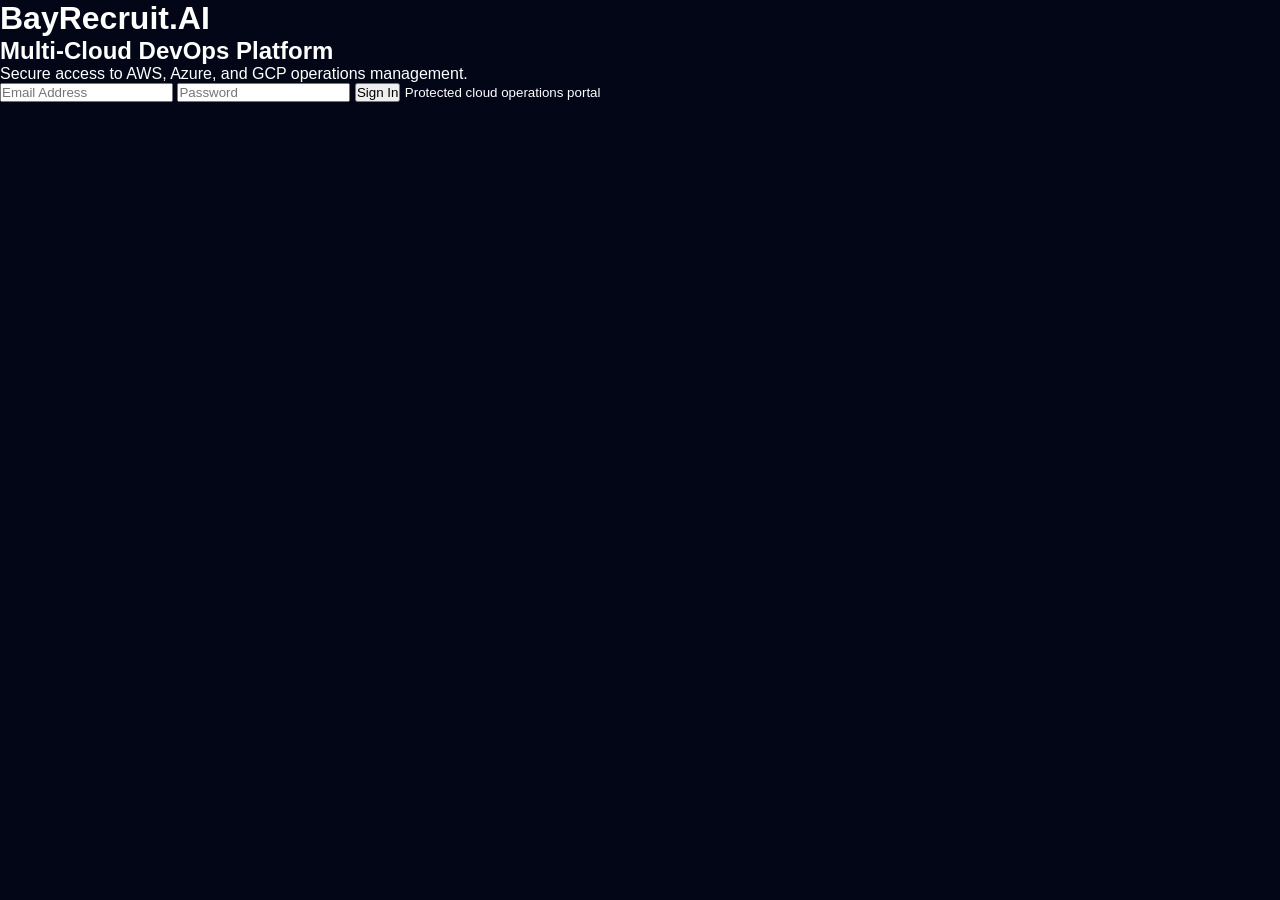
<file: frontend/index.html>
<!DOCTYPE html>
<html lang="en">
<head>
  <meta charset="UTF-8">
  <meta name="viewport" content="width=device-width, initial-scale=1.0">
  <title>BayRecruit Multi-Cloud Platform</title>
  <link rel="stylesheet" href="style.css">
</head>

<body onload="loadDashboard()">

  <header class="top-nav">
    <div>
      <h1>BayRecruit.AI</h1>
      <p>Multi-Cloud DevOps Platform</p>
    </div>

    <nav>
      <a href="#dashboard">Dashboard</a>
      <a href="#cloud">Cloud Infrastructure</a>
      <a href="#operations">Operations</a>
      <a href="#ai">AI Assistant</a>
    </nav>

    <div>
      <span class="live-badge">Live</span>
      <button onclick="logout()">Logout</button>
    </div>
  </header>

  <main class="container" id="dashboard">

    <section class="hero">
      <h2>Business-Oriented Multi-Cloud Operations Dashboard</h2>
      <h3 id="companyName">Company Dashboard</h3>
      <p>Monitor AWS, Azure, and GCP operations from one central platform.</p>
    </section>

    <section class="panel">
      <h2>Login Activity</h2>
      <p id="loginInfo">Login details will appear here.</p>
    </section>

    <section class="panel" id="adminMonitoring">
      <h2>Admin Real-Time Monitoring</h2>
      <p>Platform-wide monitoring for all client logins, risks, costs, and activity.</p>

      <div class="cards">
        <div class="card">
          <h3>Currently Online</h3>
          <p id="onlineUsers">0</p>
        </div>

        <div class="card">
          <h3>Failed Logins</h3>
          <p id="failedLogins">0</p>
        </div>

        <div class="card">
          <h3>High Cost Alerts</h3>
          <p id="highCostAlerts">0</p>
        </div>

        <div class="card">
          <h3>Inactive Clients</h3>
          <p id="inactiveClients">0</p>
        </div>
      </div>
    </section>

    <section class="cards">

      <div class="card">
        <h3>Active Clients</h3>
        <p id="activeClients">24</p>
      </div>

      <div class="card">
        <h3>Cloud Resources</h3>
        <p id="cloudResources">128</p>
      </div>

      <div class="card">
        <h3>Open Tasks</h3>
        <p id="openTasks">17</p>
      </div>

      <div class="card">
        <h3>Monthly Cost</h3>
        <p id="monthlyCost">$4.2K</p>
      </div>

    </section>

    <section class="panel" id="cloud">
      <h2>Cloud Infrastructure</h2>

      <div class="cloud-grid">
        <div class="cloud-box">
          <h3>AWS</h3>
          <p>ECS Fargate, DynamoDB, CloudWatch</p>
        </div>

        <div class="cloud-box">
          <h3>Azure</h3>
          <p>Entra ID, RBAC, Authentication</p>
        </div>

        <div class="cloud-box">
          <h3>GCP</h3>
          <p>Cloud Storage, Report Snapshots</p>
        </div>
      </div>
    </section>
    <section class="panel">
  <h2>Client Management</h2>

  <table>
    <tr>
      <th>Client ID</th>
      <th>Client Name</th>
      <th>Industry</th>
      <th>Primary Cloud</th>
      <th>Status</th>
    </tr>

    <tr>
      <td>BR001</td>
      <td>BayRecruit</td>
      <td>Technology Services</td>
      <td>AWS</td>
      <td>Active</td>
    </tr>

    <tr>
      <td>BR002</td>
      <td>CottonKapua</td>
      <td>Cloud Consulting</td>
      <td>Azure</td>
      <td>Active</td>
    </tr>

    <tr>
      <td>BR003</td>
      <td>Pacific Retail Group</td>
      <td>Retail</td>
      <td>GCP</td>
      <td>Onboarding</td>
    </tr>
  </table>
</section>

    <section class="panel" id="operations">
      <h2>Recent Operations</h2>

      <table>
        <tr>
          <th>Task</th>
          <th>Cloud</th>
          <th>Status</th>
        </tr>
        <tr>
          <td>Frontend Deployment</td>
          <td>AWS</td>
          <td>Success</td>
        </tr>
        <tr>
          <td>RBAC Access Demo</td>
          <td>Azure</td>
          <td>Ready</td>
        </tr>
        <tr>
          <td>Report Storage</td>
          <td>GCP</td>
          <td>Planned</td>
        </tr>
      </table>
    </section>

    <section class="panel" id="ai">
      <h2>AI Cloud Assistant</h2>
      <p id="aiText">AI Recommendation: Review unused resources to reduce cloud cost.</p>
      <button onclick="generateInsight()">Generate AI Insight</button>
    </section>

  </main>

  <script src="script.js"></script>
</body>
</html>
</file>
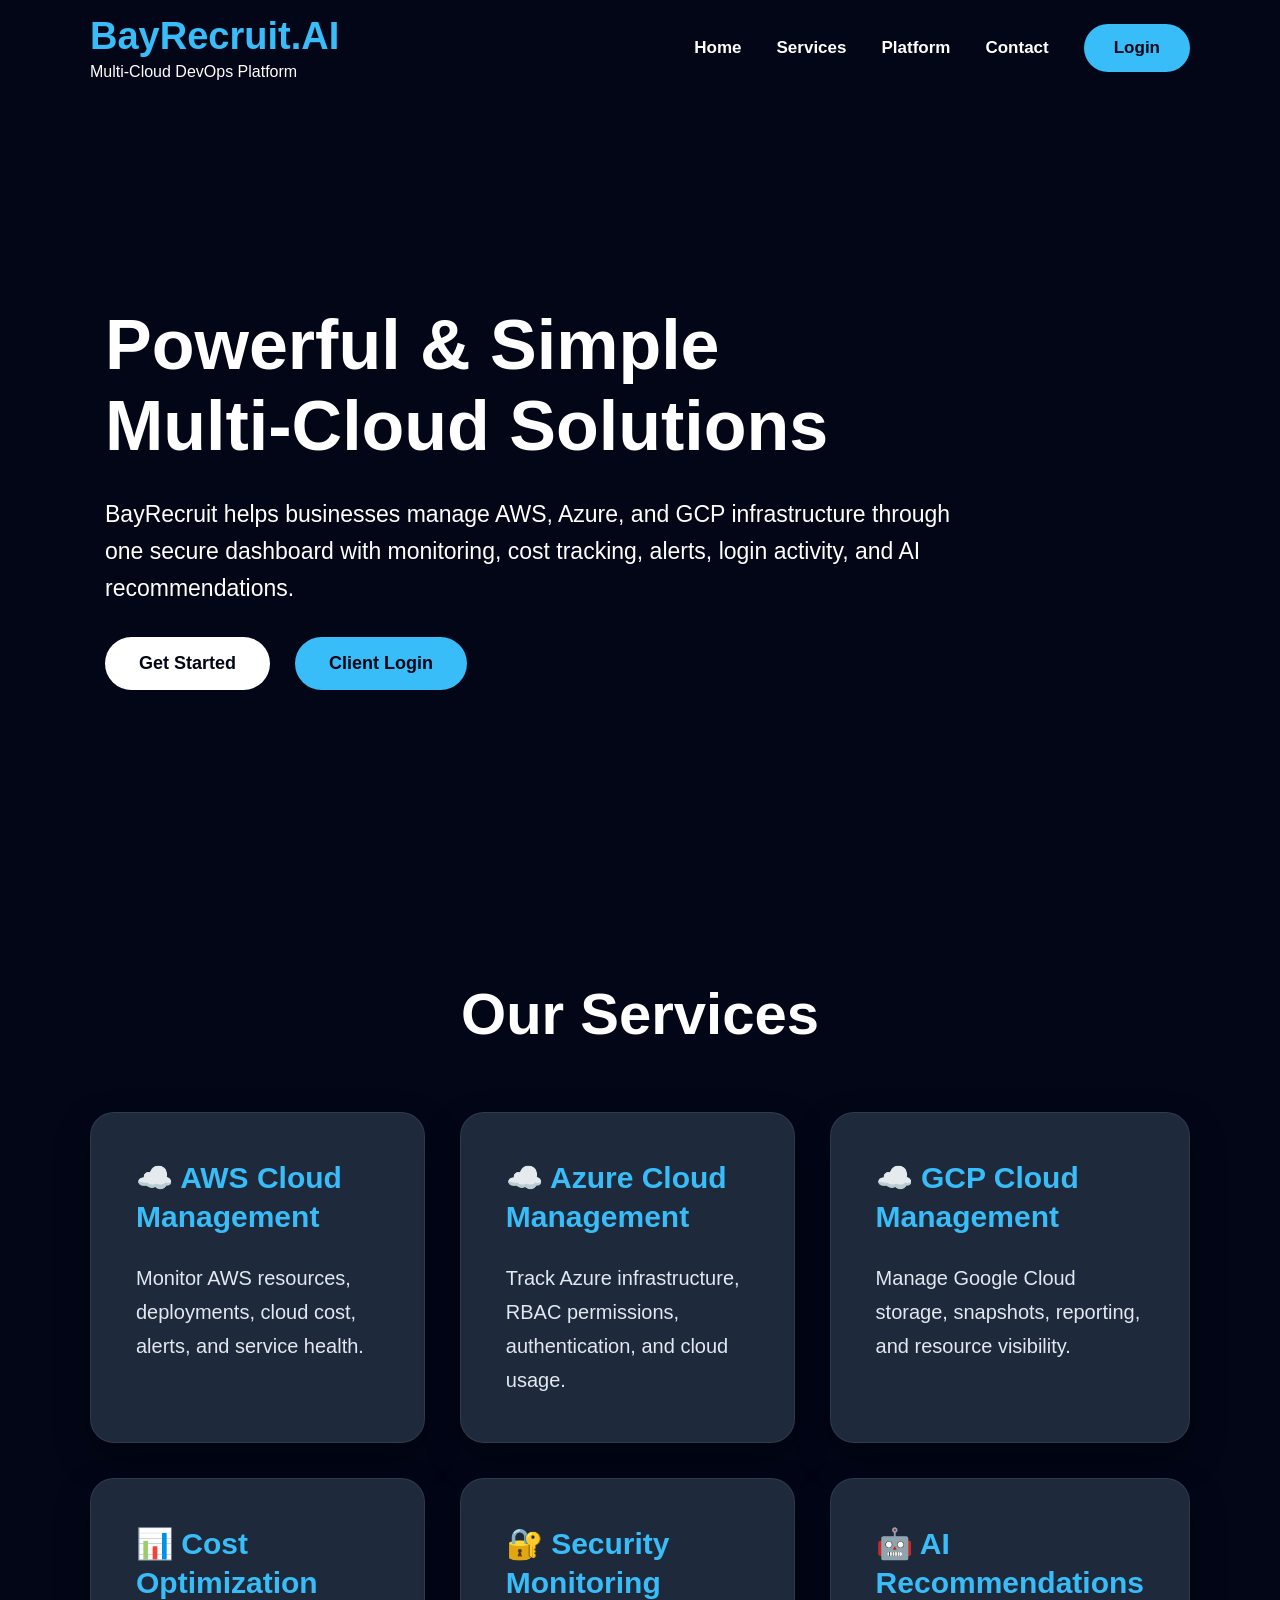
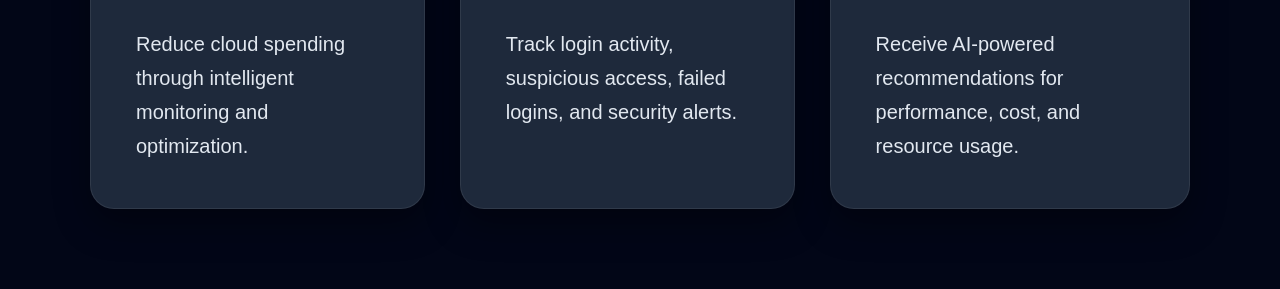
<file: frontend/home.html>
<!DOCTYPE html>
<html>
<head>
    <title>BayRecruit.AI</title>
    <link rel="stylesheet" href="home.css">
</head>
<body>

<header>
    <div class="logo">
        <h1>BayRecruit.AI</h1>
        <p>Multi-Cloud DevOps Platform</p>
    </div>

    <nav>
        <a href="home.html">Home</a>
        <a href="#services">Services</a>
        <a href="index.html">Platform</a>
        <a href="#contact">Contact</a>
        <a href="login.html" class="login-btn">Login</a>
    </nav>
</header>

<section class="hero">
    <div class="hero-content">
        <h2>Powerful & Simple<br>Multi-Cloud Solutions</h2>

        <p>
            BayRecruit helps businesses manage AWS, Azure, and GCP infrastructure
            through one secure dashboard with monitoring, cost tracking, alerts,
            login activity, and AI recommendations.
        </p>

        <div class="hero-buttons">
            <a href="#services" class="btn white-btn">Get Started</a>
            <a href="login.html" class="btn blue-btn">Client Login</a>
        </div>
    </div>
</section>

<section id="services" class="services-section">
    <h2>Our Services</h2>

    <div class="services-grid">

        <div class="service-card">
            <h3>☁️ AWS Cloud Management</h3>
            <p>Monitor AWS resources, deployments, cloud cost, alerts, and service health.</p>
        </div>

        <div class="service-card">
            <h3>☁️ Azure Cloud Management</h3>
            <p>Track Azure infrastructure, RBAC permissions, authentication, and cloud usage.</p>
        </div>

        <div class="service-card">
            <h3>☁️ GCP Cloud Management</h3>
            <p>Manage Google Cloud storage, snapshots, reporting, and resource visibility.</p>
        </div>

        <div class="service-card">
            <h3>📊 Cost Optimization</h3>
            <p>Reduce cloud spending through intelligent monitoring and optimization.</p>
        </div>

        <div class="service-card">
            <h3>🔐 Security Monitoring</h3>
            <p>Track login activity, suspicious access, failed logins, and security alerts.</p>
        </div>

        <div class="service-card">
            <h3>🤖 AI Recommendations</h3>
            <p>Receive AI-powered recommendations for performance, cost, and resource usage.</p>
        </div>

    </div>
</section>

</body>
</html>
</file>
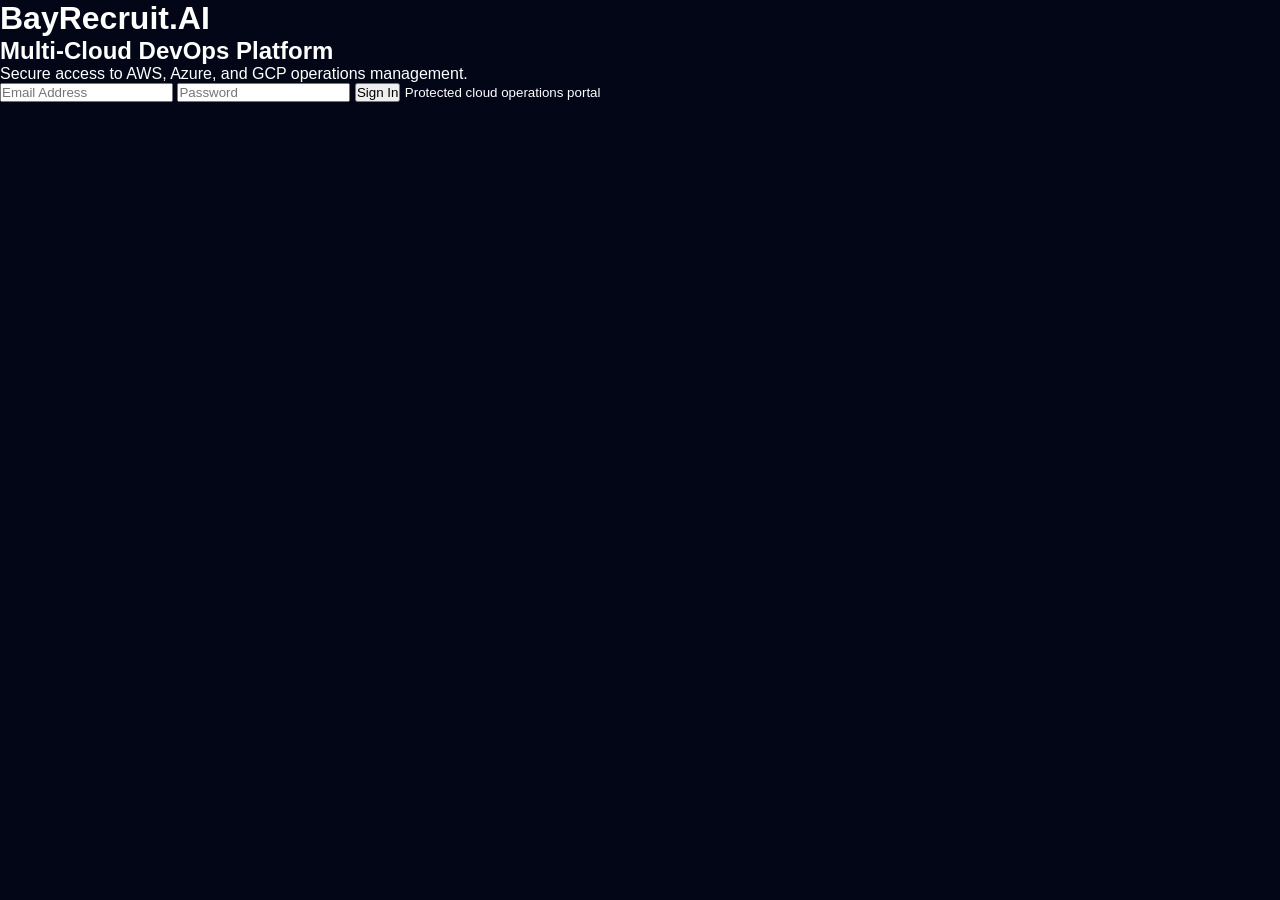
<file: frontend/login.html>
<!DOCTYPE html>
<html>
<head>
    <title>BayRecruit Login</title>
    <link rel="stylesheet" href="login.css">
</head>

<body>

    <div class="login-container">

        <div class="login-card">

            <h1>BayRecruit.AI</h1>

            <h2>Multi-Cloud DevOps Platform</h2>

            <p>
                Secure access to AWS, Azure, and GCP operations management.
            </p>

            <input type="email" placeholder="Email Address">

            <input type="password" placeholder="Password">

            <button onclick="window.location.href='index.html'">
                Sign In
            </button>

            <small>
                Protected cloud operations portal
            </small>

        </div>

    </div>

</body>
</html>
</file>
<file: frontend/style.css>
* {
    margin: 0;
    padding: 0;
    box-sizing: border-box;
}

body {
    font-family: Arial, sans-serif;
}

/* HOME PAGE */

.home-page {
    background: #020617;
}

.home-header {
    height: 90px;
    padding: 0 80px;
    display: flex;
    justify-content: space-between;
    align-items: center;
    background: #020617;
    position: fixed;
    width: 100%;
    top: 0;
    z-index: 1000;
}

.logo h2 {
    color: #38bdf8;
    font-size: 42px;
}

.logo p {
    color: white;
    margin-top: 5px;
}

.home-header nav a {
    color: white;
    text-decoration: none;
    margin-left: 30px;
    font-size: 16px;
}

.login-link {
    background: #38bdf8;
    color: #020617 !important;
    padding: 12px 25px;
    border-radius: 30px;
    font-weight: bold;
}

.home-hero {
    min-height: 100vh;
    background:
    linear-gradient(rgba(2,6,23,.75),rgba(2,6,23,.85)),
    url("https://images.unsplash.com/photo-1486406146926-c627a92ad1ab");
    background-size: cover;
    background-position: center;
    display: flex;
    align-items: center;
    padding: 120px 90px 80px;
}

.hero-content {
    max-width: 700px;
}

.hero-content h1 {
    color: white;
    font-size: 72px;
    line-height: 1.1;
    margin-bottom: 30px;
}

.hero-content p {
    color: #e2e8f0;
    font-size: 22px;
    line-height: 1.8;
    margin-bottom: 35px;
}

.primary-btn,
.secondary-btn {
    text-decoration: none;
    padding: 15px 35px;
    border-radius: 30px;
    font-weight: bold;
    margin-right: 15px;
}

.primary-btn {
    background: white;
    color: #020617;
}

.secondary-btn {
    background: #38bdf8;
    color: #020617;
}

/* SERVICES */

.services-section {
    background: #020617;
    padding: 100px 80px;
}

.services-section h2 {
    color: white;
    text-align: center;
    font-size: 48px;
    margin-bottom: 60px;
}

.services-grid {
    display: grid;
    grid-template-columns: repeat(3,1fr);
    gap: 30px;
}

.service-card {
    background: #1e293b;
    padding: 35px;
    border-radius: 20px;
    border: 1px solid rgba(255,255,255,.08);
    box-shadow: 0 10px 30px rgba(0,0,0,.25);
}

.service-card h3 {
    color: #38bdf8;
    margin-bottom: 20px;
    font-size: 28px;
}

.service-card p {
    color: #cbd5e1;
    line-height: 1.8;
    font-size: 17px;
}

/* PLATFORM */

.platform-section {
    background: #0f172a;
    padding: 100px 80px;
}

.platform-section h2 {
    text-align: center;
    color: white;
    font-size: 48px;
    margin-bottom: 60px;
}

.platform-grid {
    display: grid;
    grid-template-columns: repeat(3,1fr);
    gap: 25px;
}

.platform-grid div {
    background: #1e293b;
    color: white;
    padding: 30px;
    border-radius: 18px;
    border-left: 5px solid #38bdf8;
    font-weight: bold;
    text-align: center;
}

/* FOOTER */

.home-footer {
    background: #020617;
    color: white;
    text-align: center;
    padding: 60px;
}

.home-footer h2 {
    color: #38bdf8;
    margin-bottom: 15px;
}

.home-footer p {
    margin-bottom: 10px;
}

/* LOGIN PAGE */

.login-box {
    width: 450px;
    margin: 120px auto;
    background: white;
    padding: 45px;
    border-radius: 20px;
    box-shadow: 0 10px 30px rgba(0,0,0,.15);
}

.login-box h1 {
    text-align: center;
    margin-bottom: 10px;
}

.login-box h3 {
    text-align: center;
    color: #2563eb;
    margin-bottom: 20px;
}

.login-box input {
    width: 100%;
    padding: 14px;
    margin-bottom: 15px;
    border: 1px solid #dbe2ea;
    border-radius: 8px;
}

.login-box button {
    width: 100%;
    padding: 14px;
    background: #2563eb;
    color: white;
    border: none;
    border-radius: 8px;
    cursor: pointer;
}
</file>
<file: frontend/home.css>
* {
    margin: 0;
    padding: 0;
    box-sizing: border-box;
}

body {
    font-family: Arial, Helvetica, sans-serif;
    background: #020617;
    color: white;
}

header {
    height: 95px;
    padding: 18px 90px;
    background: #020617;
    display: flex;
    justify-content: space-between;
    align-items: center;
}

.logo h1 {
    color: #38bdf8;
    font-size: 38px;
}

.logo p {
    font-size: 16px;
    margin-top: 5px;
}

nav {
    display: flex;
    align-items: center;
    gap: 35px;
}

nav a {
    color: white;
    text-decoration: none;
    font-size: 17px;
    font-weight: bold;
}

nav a:hover {
    color: #38bdf8;
}

.login-btn {
    background: #38bdf8;
    color: #020617;
    padding: 14px 30px;
    border-radius: 30px;
}

.hero {
    height: calc(100vh - 95px);
    background:
        linear-gradient(rgba(2, 6, 23, 0.25), rgba(2, 6, 23, 0.85)),
        url("https://images.unsplash.com/photo-1486406146926-c627a92ad1ab?auto=format&fit=crop&w=1800&q=80");
    background-size: cover;
    background-position: center;
    display: flex;
    align-items: center;
}

.hero-content {
    margin-left: 105px;
    max-width: 850px;
}

.hero-content h2 {
    font-size: 70px;
    line-height: 1.15;
    margin-bottom: 30px;
}

.hero-content p {
    font-size: 23px;
    line-height: 1.6;
    margin-bottom: 30px;
}

.hero-buttons {
    display: flex;
    gap: 25px;
}

.btn {
    padding: 16px 34px;
    border-radius: 35px;
    text-decoration: none;
    font-size: 18px;
    font-weight: bold;
}

.white-btn {
    background: white;
    color: #020617;
}

.blue-btn {
    background: #38bdf8;
    color: #020617;
}

.services-section {
    padding: 80px 90px;
    background: #020617;
}

.services-section h2 {
    text-align: center;
    font-size: 58px;
    margin-bottom: 65px;
}

.services-grid {
    display: grid;
    grid-template-columns: repeat(3, 1fr);
    gap: 35px;
}

.service-card {
    background: #1e293b;
    padding: 45px;
    min-height: 250px;
    border-radius: 24px;
    box-shadow: 0 15px 35px rgba(0,0,0,0.35);
    border: 1px solid rgba(255,255,255,0.08);
}

.service-card h3 {
    color: #38bdf8;
    font-size: 30px;
    margin-bottom: 25px;
    line-height: 1.3;
}

.service-card p {
    color: #e2e8f0;
    font-size: 20px;
    line-height: 1.7;
}
</file>
<file: frontend/login.css>
* {
    margin: 0;
    padding: 0;
    box-sizing: border-box;
}

body {
    font-family: Arial, Helvetica, sans-serif;
    background: #020617;
    color: white;
}

header {
    height: 120px;
    padding: 25px 90px;
    display: flex;
    justify-content: space-between;
    align-items: flex-start;
}

.logo h1 {
    color: #38bdf8;
    font-size: 52px;
    font-weight: bold;
}

.logo p {
    font-size: 20px;
    margin-top: 5px;
}

nav {
    display: flex;
    align-items: center;
    gap: 38px;
    margin-top: 18px;
}

nav a {
    color: white;
    text-decoration: none;
    font-size: 19px;
    font-weight: bold;
}

nav a:hover {
    color: #38bdf8;
}

.login-btn {
    background: #38bdf8;
    color: #020617;
    padding: 14px 32px;
    border-radius: 30px;
}

.login-btn:hover {
    background: #0ea5e9;
    color: #020617;
}

.services-section {
    padding: 0 90px 80px 90px;
}

.services-section h2 {
    text-align: center;
    font-size: 58px;
    margin-bottom: 80px;
    color: white;
}

.services-grid {
    display: grid;
    grid-template-columns: repeat(3, 1fr);
    gap: 36px;
}

.service-card {
    background: #1e293b;
    padding: 50px 45px;
    border-radius: 22px;
    min-height: 265px;
    box-shadow: 0 15px 35px rgba(0,0,0,0.35);
    border: 1px solid rgba(148, 163, 184, 0.2);
}

.service-card h3 {
    color: #38bdf8;
    font-size: 34px;
    line-height: 1.25;
    margin-bottom: 28px;
}

.service-card p {
    font-size: 21px;
    line-height: 1.8;
    color: #e2e8f0;
}

@media(max-width: 900px) {
    header {
        padding: 25px;
        flex-direction: column;
        height: auto;
    }

    nav {
        flex-wrap: wrap;
        gap: 20px;
    }

    .services-section {
        padding: 40px 25px;
    }

    .services-grid {
        grid-template-columns: 1fr;
    }

    .logo h1 {
        font-size: 42px;
    }
}
</file>
